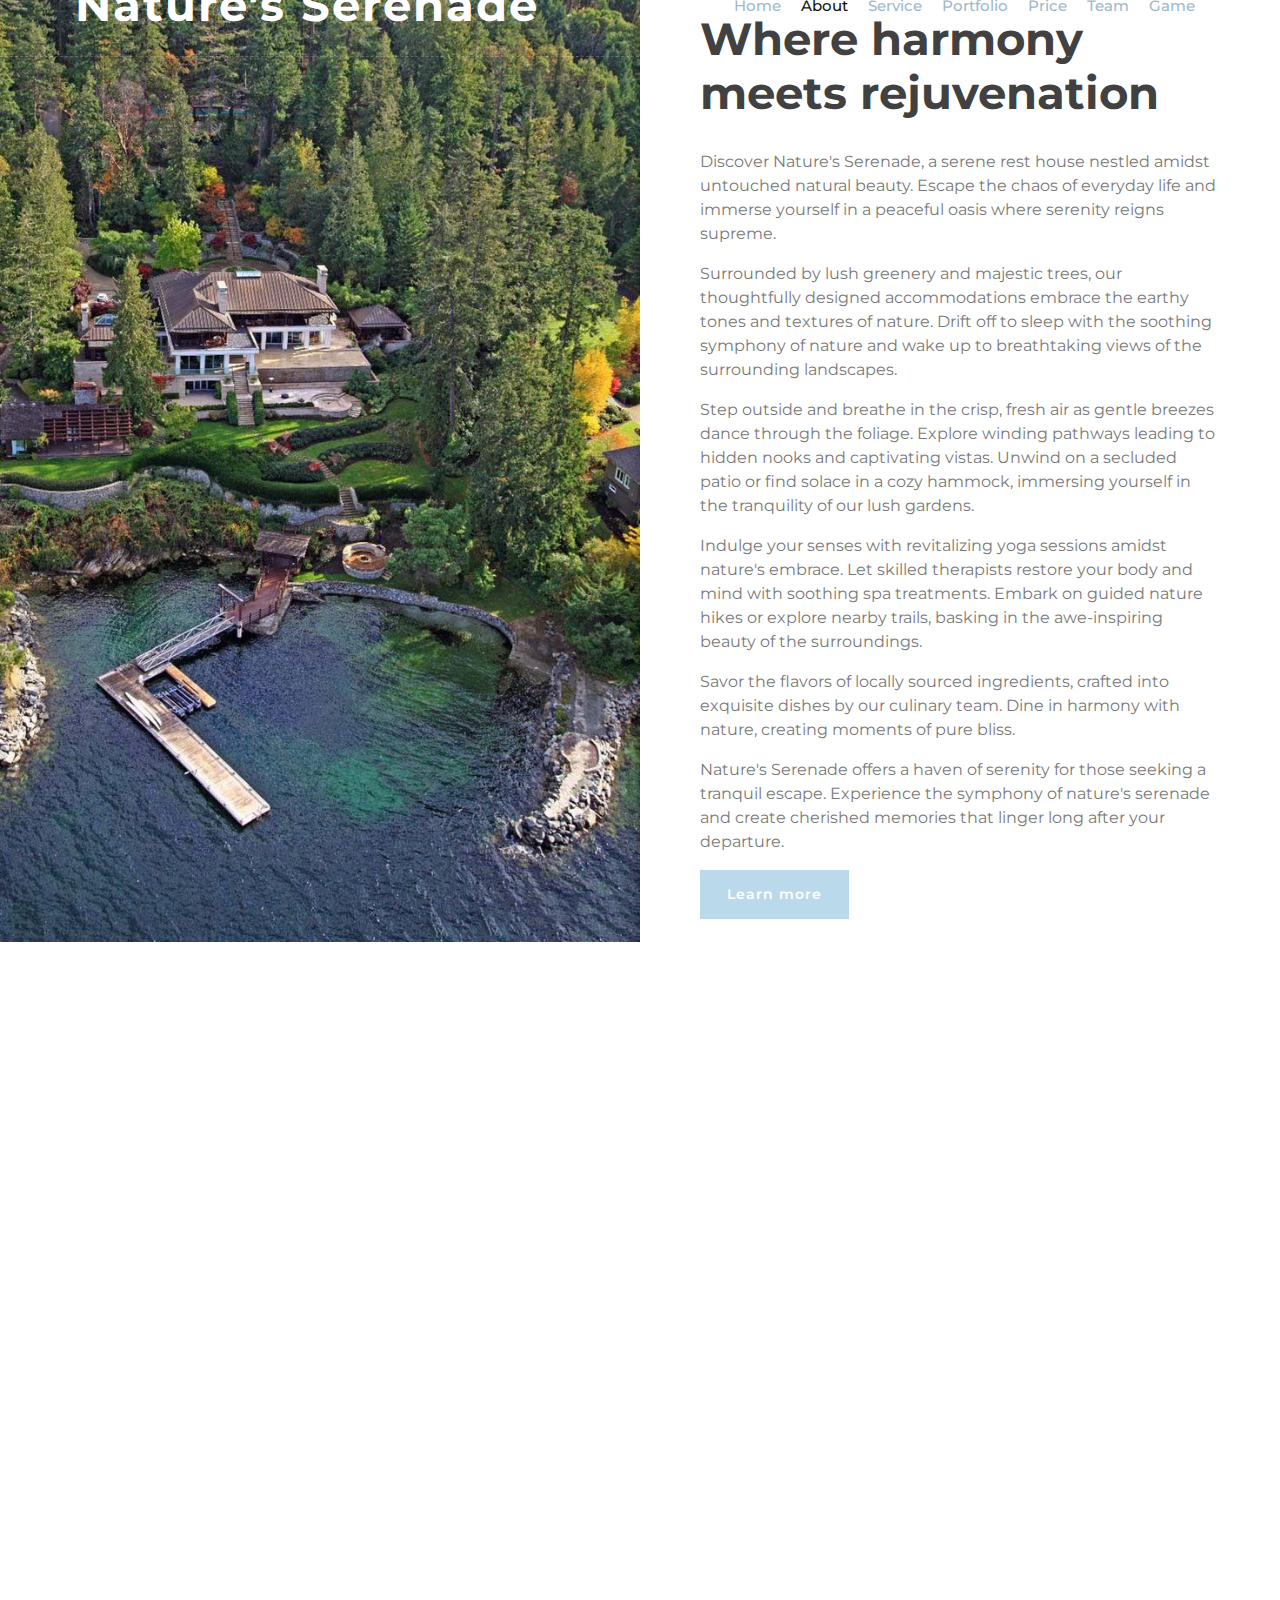
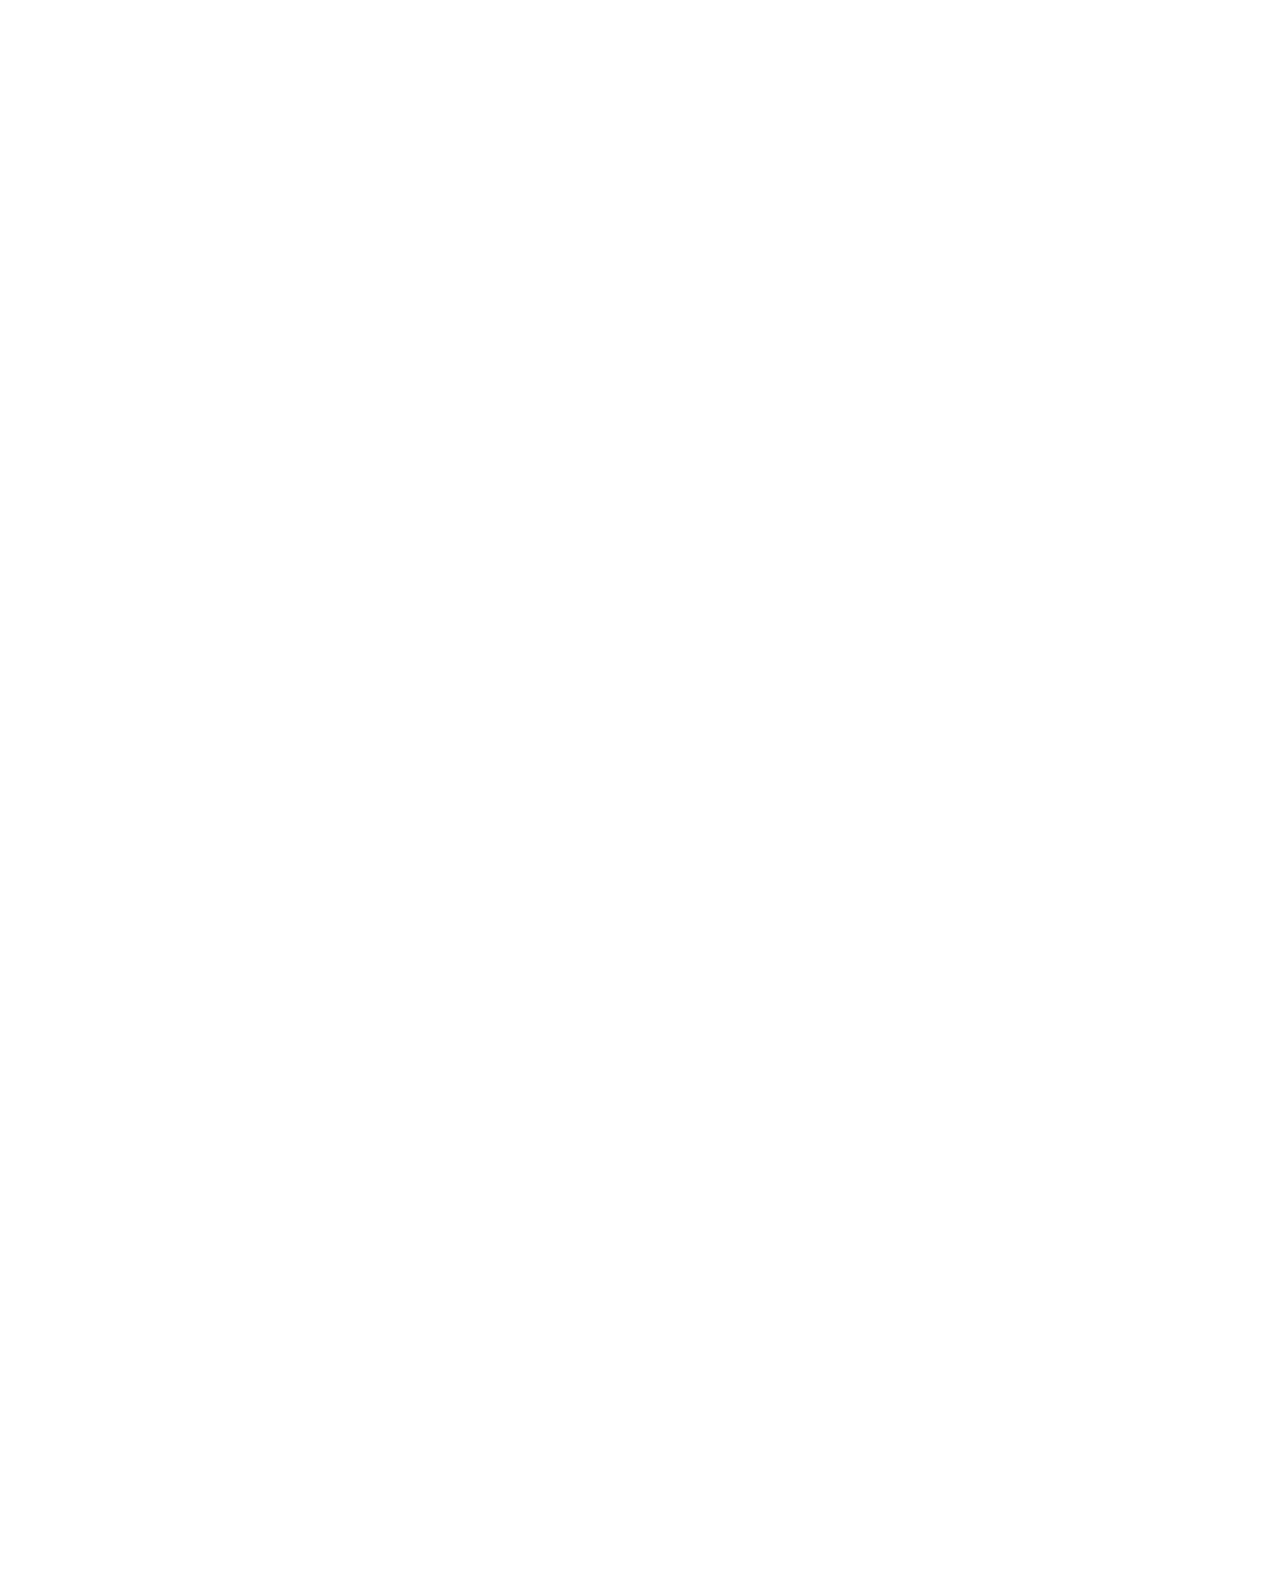
<file: index.html>
<!DOCTYPE html>
<html lang="en">
    <head>
        <meta charset="utf-8">
        <title>My Rest House</title>
        <meta content="width=device-width, initial-scale=1.0" name="viewport">
        <meta content="Free Website Template" name="keywords">
        <meta content="Free Website Template" name="description">

        <!-- Favicon -->
        <link href="img/favicon.ico" rel="icon">

        <!-- Google Font -->
        <link href="https://fonts.googleapis.com/css2?family=Montserrat:wght@300;400;500;600;700&display=swap" rel="stylesheet">

        <!-- CSS Libraries -->
        <link href="https://stackpath.bootstrapcdn.com/bootstrap/4.4.1/css/bootstrap.min.css" rel="stylesheet">
        <link href="https://cdnjs.cloudflare.com/ajax/libs/font-awesome/5.10.0/css/all.min.css" rel="stylesheet">
        <link href="lib/animate/animate.min.css" rel="stylesheet">
        <link href="lib/owlcarousel/assets/owl.carousel.min.css" rel="stylesheet">
        <link href="lib/lightbox/css/lightbox.min.css" rel="stylesheet">

        <!-- Template Stylesheet -->
        <link href="css/style.css" rel="stylesheet">
    </head>

    <body data-spy="scroll" data-target=".navbar" data-offset="51">
        <!-- Nav Bar Start -->
        <div class="navbar navbar-expand-lg bg-light navbar-light">
            <div class="container-fluid">
                <a href="index.html" class="navbar-brand">Nature's Serenade</a>
                <button type="button" class="navbar-toggler" data-toggle="collapse" data-target="#navbarCollapse">
                    <span class="navbar-toggler-icon"></span>
                </button>

                <div class="collapse navbar-collapse justify-content-between" id="navbarCollapse">
                    <div class="navbar-nav ml-auto">
                        <a href="#home" class="nav-item nav-link active">Home</a>
                        <a href="#about" class="nav-item nav-link">About</a>
                        <a href="#service" class="nav-item nav-link">Service</a>
                        <a href="portfolio.html" class="nav-item nav-link">Portfolio</a>
                        <a href="#banner" class="nav-item nav-link">Price</a>
                        <a href="members.html" class="nav-item nav-link">Team</a>
                        <a href="qwesd.html" class="nav-item nav-link">Game</a>
                    </div>
                </div>
            </div>
        </div>
        <!-- Nav Bar End -->

        <!-- About Start -->
        <div class="about wow fadeInUp" data-wow-delay="0.1s" id="about">
            <div class="container-fluid">
                <div class="row align-items-center">
                    <div class="col-lg-6">
                        <div class="about-img">
                            <img src="img/mainphoto.jpg" alt="Image">
                        </div>
                    </div>
                    <div class="col-lg-6">
                        <div class="about-content">
                            <div class="section-header text-left">
                                <p>Learn About Rest House</p>
                                <h2>Where harmony meets rejuvenation</h2>
                            </div>
                            <div class="about-text">
                                <p>
                                    Discover Nature's Serenade, a serene rest house nestled amidst untouched natural beauty. Escape the chaos of everyday life and immerse yourself in a peaceful oasis where serenity reigns supreme.</p>
                                    <p>Surrounded by lush greenery and majestic trees, our thoughtfully designed accommodations embrace the earthy tones and textures of nature. Drift off to sleep with the soothing symphony of nature and wake up to breathtaking views of the surrounding landscapes.</p>
                                    <p>Step outside and breathe in the crisp, fresh air as gentle breezes dance through the foliage. Explore winding pathways leading to hidden nooks and captivating vistas. Unwind on a secluded patio or find solace in a cozy hammock, immersing yourself in the tranquility of our lush gardens.</p>
                                    <p>Indulge your senses with revitalizing yoga sessions amidst nature's embrace. Let skilled therapists restore your body and mind with soothing spa treatments. Embark on guided nature hikes or explore nearby trails, basking in the awe-inspiring beauty of the surroundings.</p>
                                    <p>Savor the flavors of locally sourced ingredients, crafted into exquisite dishes by our culinary team. Dine in harmony with nature, creating moments of pure bliss.</p>
                                    <p>Nature's Serenade offers a haven of serenity for those seeking a tranquil escape. Experience the symphony of nature's serenade and create cherished memories that linger long after your departure.
                                </p>
                            </div>
                            <a href="#service" class="btn" href="">Learn more</a>
                        </div>
                    </div>
                </div>
            </div>
        </div>
        <!-- About End -->
        
        
        <!-- Service Start -->
        <div class="service" id="service">
            <div class="container">
                <div class="section-header text-center wow zoomIn" data-wow-delay="0.1s">
                    <p>What we do</p>
                    <h2>Awesome Quality Services</h2>
                </div>
                <div class="row">
                    <div class="col-lg-6 wow fadeInUp" data-wow-delay="0.0s">
                        <div class="service-item">
                            <div class="service-icon">
                                <i class="fa fa-star"></i>
                            </div>
                            <div class="service-text">
                                <h3>Complimentary Amenities</h3>
                                <p>
                                    We believe in providing the utmost convenience and comfort for our guests
                                </p>
                            </div>
                        </div>
                    </div>
                    <div class="col-lg-6 wow fadeInUp" data-wow-delay="0.2s">
                        <div class="service-item">
                            <div class="service-icon">
                                <i class="fa fa-laptop-code"></i>
                            </div>
                            <div class="service-text">
                                <h3>Reliable Wi-Fi and Business Facilities</h3>
                                <p>
                                    Stay connected and productive with our reliable Wi-Fi access and well-equipped business facilities
                                </p>
                            </div>
                        </div>
                    </div>
                    <div class="col-lg-6 wow fadeInUp" data-wow-delay="0.4s">
                        <div class="service-item">
                            <div class="service-icon">
                                <i class="fa fa-thumbs-up"></i>
                            </div>
                            <div class="service-text">
                                <h3>Dedicated Customer Service</h3>
                                <p>
                                    Above all, we are committed to providing exceptional customer service
                                </p>
                            </div>
                        </div>
                    </div>
                    <div class="col-lg-6 wow fadeInUp" data-wow-delay="0.6s">
                        <div class="service-item">
                            <div class="service-icon">
                                <i class="fas fa-clinic-medical"></i>
                            </div>
                            <div class="service-text">
                                <h3>Relaxing Spa and Wellness Services</h3>
                                <p>
                                    Unwind and rejuvenate your mind, body, and soul with our rejuvenating spa and wellness services
                                </p>
                            </div>
                        </div>
                    </div>
                </div>
            </div>
        </div>
        <!-- Service End -->
        
        
        <!-- Banner Start -->
        <div class="banner wow zoomIn" data-wow-delay="0.1s" id="banner">
            <div class="container">
                <div class="section-header text-center">
                    <p>Reasonable Price</p>
                    <h2>Get A <span>Special</span> Price</h2>
                </div>
                <div class="container banner-text">
                    <p>
                        Indulge in our exclusive packages that combine luxurious accommodations with unique experiences. Whether you're seeking a romantic getaway, a wellness retreat, or an adventure-filled escape, our specially curated packages offer exceptional value. Immerse yourself in extraordinary moments and create cherished memories while enjoying a special price.
                    </p>
                    <a href="#price" class="btn">Pricing Plan</a>
                </div>
            </div>
        </div>
        <!-- Banner End -->
        
        
        <!-- Price Start -->
        <div class="price" id="price">
            <div class="container">
                <div class="section-header text-center wow zoomIn" data-wow-delay="0.1s">
                    <p>Pricing Plan</p>
                    <h2>Affordable Price</h2>
                </div>
                <div class="row">
                    <div class="col-md-4 wow fadeInUp" data-wow-delay="0.5s">
                        <div class="price-item">
                            <div class="price-header">
                                <div class="price-title">
                                    <h2>Basic</h2>
                                </div>
                                <div class="price-prices">
                                    <h2><small>$</small>100-150<span>/ day</span></h2>
                                </div>
                            </div>
                            <div class="price-body">
                                <div class="price-description">
                                    <ul>
                                        <li>Bedroom, bathroom, and kitchenette/li>
                                        <li>Limited space</li>
                                        <li>Fewer amenities</li>
                                        <li>Simplicity</li>
                                        <li>Basic comforts provided</li>
                                    </ul>
                                </div>
                            </div>
                            <div class="price-footer">
                                <div class="price-action">
                                    <a class="btn" href="">Order Now</a>
                                </div>
                            </div>
                        </div>
                    </div>
                    <div class="col-md-4 wow fadeInUp" data-wow-delay="0.0s">
                        <div class="price-item featured-item">
                            <div class="price-header">
                                <div class="price-title">
                                    <h2>Mid-Range</h2>
                                </div>
                                <div class="price-prices">
                                    <h2><small>$</small>200-300<span>/ day</span></h2>
                                </div>
                            </div>
                            <div class="price-body">
                                <div class="price-description">
                                    <ul>
                                        <li>Additional bedrooms, upgraded furnishings, and a wider range of amenities</li>
                                        <li>More space</li>
                                        <li>Private pool</li>
                                        <li>Larger outdoor space</li>
                                        <li>Enhanced comfort</li>
                                    </ul>
                                </div>
                            </div>
                            <div class="price-footer">
                                <div class="price-action">
                                    <a class="btn" href="">Order Now</a>
                                </div>
                            </div>
                        </div>
                    </div>
                    <div class="col-md-4 wow fadeInUp" data-wow-delay="0.5s">
                        <div class="price-item">
                            <div class="price-header">
                                <div class="price-title">
                                    <h2>Luxury</h2>
                                </div>
                                <div class="price-prices">
                                    <h2><small>$</small>400-600<span>/ day</span></h2>
                                </div>
                            </div>
                            <div class="price-body">
                                <div class="price-description">
                                    <ul>
                                        <li>High-end features</li>
                                        <li>Multiple bedrooms with en-suite bathrooms, spacious living areas</li>
                                        <li>State-of-the-art entertainment systems</li>
                                        <li>Luxurious furnishings</li>
                                        <li>Superior quality</li>
                                    </ul>
                                </div>
                            </div>
                            <div class="price-footer">
                                <div class="price-action">
                                    <a class="btn" href="">Order Now</a>
                                </div>
                            </div>
                        </div>
                    </div>
                </div>
            </div>
        </div>
        <!-- Price End -->


        <!-- Footer Start -->
        <div class="footer wow fadeIn" data-wow-delay="0.3s">
            <div class="container-fluid">
                <div class="container">
                    <div class="footer-info">
                        <h3>Alatau, Almaty, Kazakhstan</h3>
                        <div class="footer-menu">
                            <p>+7 777 888 77 88</p>
                            <p>zonaotdyha@gmail.com</p>
                        </div>
                        <div class="footer-social">
                            <a href=""><i class="fab fa-twitter"></i></a>
                            <a href=""><i class="fab fa-facebook-f"></i></a>
                            <a href=""><i class="fab fa-youtube"></i></a>
                            <a href=""><i class="fab fa-instagram"></i></a>
                            <a href=""><i class="fab fa-linkedin-in"></i></a>
                        </div>
                    </div>
                </div>
            </div>
        </div>
        <!-- Footer End -->
        
        
        <!-- Back to top button -->
        <a href="#" class="btn back-to-top"><i class="fa fa-chevron-up"></i></a>
        
        
        <!-- Pre Loader -->
        <div id="loader" class="show">
            <div class="loader"></div>
        </div>

        
        <!-- JavaScript Libraries -->
        <script src="https://code.jquery.com/jquery-3.4.1.min.js"></script>
        <script src="https://stackpath.bootstrapcdn.com/bootstrap/4.4.1/js/bootstrap.bundle.min.js"></script>
        <script src="lib/easing/easing.min.js"></script>
        <script src="lib/wow/wow.min.js"></script>
        <script src="lib/waypoints/waypoints.min.js"></script>
        <script src="lib/typed/typed.min.js"></script>
        <script src="lib/owlcarousel/owl.carousel.min.js"></script>
        <script src="lib/isotope/isotope.pkgd.min.js"></script>
        <script src="lib/lightbox/js/lightbox.min.js"></script>
        
        <!-- Contact Javascript File -->
        <script src="mail/jqBootstrapValidation.min.js"></script>
        <script src="mail/contact.js"></script>

        <!-- Template Javascript -->
        <script src="js/main.js"></script>
    </body>
</html>
</file>
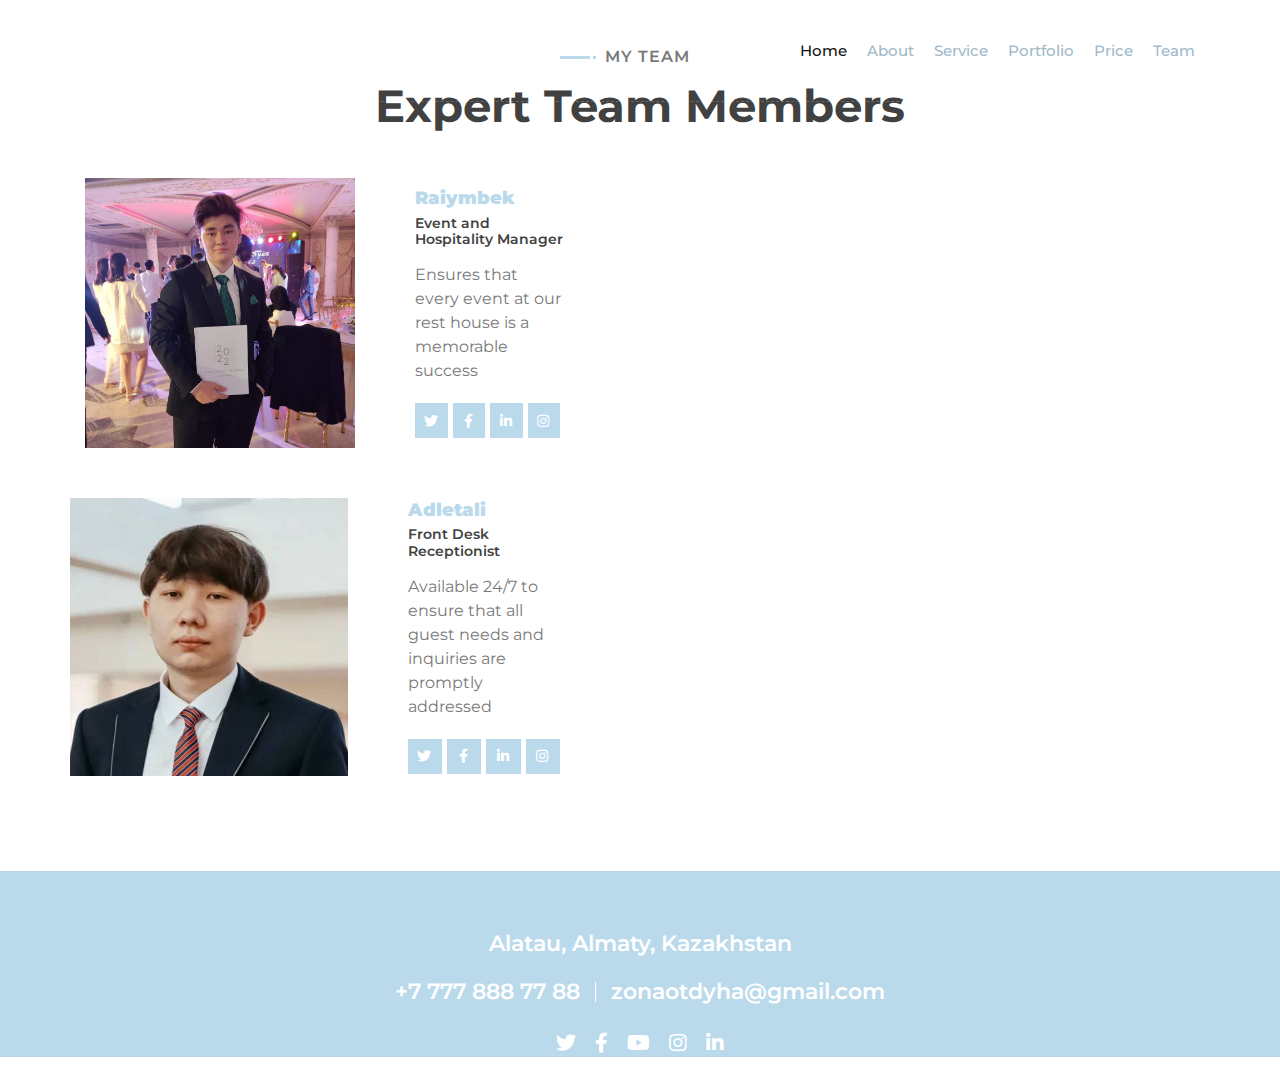
<file: members.html>
<!DOCTYPE html>
<html lang="en">
    <head>
        <meta charset="utf-8">
        <title>My Rest House</title>
        <meta content="width=device-width, initial-scale=1.0" name="viewport">
        <meta content="Free Website Template" name="keywords">
        <meta content="Free Website Template" name="description">

        <!-- Favicon -->
        <link href="img/favicon.ico" rel="icon">

        <!-- Google Font -->
        <link href="https://fonts.googleapis.com/css2?family=Montserrat:wght@300;400;500;600;700&display=swap" rel="stylesheet">

        <!-- CSS Libraries -->
        <link href="https://stackpath.bootstrapcdn.com/bootstrap/4.4.1/css/bootstrap.min.css" rel="stylesheet">
        <link href="https://cdnjs.cloudflare.com/ajax/libs/font-awesome/5.10.0/css/all.min.css" rel="stylesheet">
        <link href="lib/animate/animate.min.css" rel="stylesheet">
        <link href="lib/owlcarousel/assets/owl.carousel.min.css" rel="stylesheet">
        <link href="lib/lightbox/css/lightbox.min.css" rel="stylesheet">

        <!-- Template Stylesheet -->
        <link href="css/style.css" rel="stylesheet">
    </head>

    <body data-spy="scroll" data-target=".navbar" data-offset="51">
        <!-- Nav Bar Start -->
        <div class="navbar navbar-expand-lg bg-light navbar-light">
            <div class="container-fluid">
                <a href="index.html" class="navbar-brand">Nature's Serenade</a>
                <button type="button" class="navbar-toggler" data-toggle="collapse" data-target="#navbarCollapse">
                    <span class="navbar-toggler-icon"></span>
                </button>

                <div class="collapse navbar-collapse justify-content-between" id="navbarCollapse">
                    <div class="navbar-nav ml-auto">
                        <a href="index.html" class="nav-item nav-link active">Home</a>
                        <a href="index.html" class="nav-item nav-link">About</a>
                        <a href="index.html" class="nav-item nav-link">Service</a>
                        <a href="portfolio.html" class="nav-item nav-link">Portfolio</a>
                        <a href="index.html" class="nav-item nav-link">Price</a>
                        <a href="#" class="nav-item nav-link">Team</a>
                    </div>
                </div>
            </div>
        </div>
        <!-- Nav Bar End -->
        <!-- Team Start -->
        <div class="team" id="team">
            <div class="container">
                <div class="section-header text-center wow zoomIn" data-wow-delay="0.1s">
                    <p>My Team</p>
                    <h2>Expert Team Members</h2>
                </div>
                <div class="row">
                    <div class="col-lg-6 wow fadeInUp" data-wow-delay="0.0s">
                        <div class="team-item">
                            <div class="team-img">
                                <img src="img/Raiym.jpg" alt="Image">
                            </div>
                            <div class="team-text">
                                <h2>Raiymbek</h2>
                                <h4>Event and Hospitality Manager</h4>
                                <p>
                                    Ensures that every event at our rest house is a memorable success
                                </p>
                                <div class="team-social">
                                    <a class="btn" href=""><i class="fab fa-twitter"></i></a>
                                    <a class="btn" href=""><i class="fab fa-facebook-f"></i></a>
                                    <a class="btn" href=""><i class="fab fa-linkedin-in"></i></a>
                                    <a class="btn" href=""><i class="fab fa-instagram"></i></a>
                                </div>
                            </div>
                        </div>
                    </div>
                    <div class="row">
                        <div class="col-lg-6 wow fadeInUp" data-wow-delay="0.2s">
                            <div class="team-item">
                                <div class="team-img">
                                    <img src="img/Adlet.jpg" alt="Image">
                                </div>
                                <div class="team-text">
                                    <h2>Adletali</h2>
                                    <h4>Front Desk Receptionist</h4>
                                    <p>
                                        Available 24/7 to ensure that all guest needs and inquiries are promptly addressed
                                    </p>
                                    <div class="team-social">
                                        <a class="btn" href=""><i class="fab fa-twitter"></i></a>
                                        <a class="btn" href=""><i class="fab fa-facebook-f"></i></a>
                                        <a class="btn" href=""><i class="fab fa-linkedin-in"></i></a>
                                        <a class="btn" href=""><i class="fab fa-instagram"></i></a>
                                    </div>
                                </div>
                            </div>
                        </div>
                </div>
            </div>
        </div>
        <!-- Team End -->
                <!-- Footer Start -->
                <div class="footer wow fadeIn" data-wow-delay="0.3s">
                    <div class="container-fluid">
                        <div class="container">
                            <div class="footer-info">
                                <h3>Alatau, Almaty, Kazakhstan</h3>
                                <div class="footer-menu">
                                    <p>+7 777 888 77 88</p>
                                    <p>zonaotdyha@gmail.com</p>
                                </div>
                                <div class="footer-social">
                                    <a href=""><i class="fab fa-twitter"></i></a>
                                    <a href=""><i class="fab fa-facebook-f"></i></a>
                                    <a href=""><i class="fab fa-youtube"></i></a>
                                    <a href=""><i class="fab fa-instagram"></i></a>
                                    <a href=""><i class="fab fa-linkedin-in"></i></a>
                                </div>
                            </div>
                        </div>
                    </div>
                </div>
                <!-- Footer End -->
                
                
                <!-- Back to top button -->
                <a href="#" class="btn back-to-top"><i class="fa fa-chevron-up"></i></a>
                
                
                <!-- Pre Loader -->
                <div id="loader" class="show">
                    <div class="loader"></div>
                </div>
        
                
                <!-- JavaScript Libraries -->
                <script src="https://code.jquery.com/jquery-3.4.1.min.js"></script>
                <script src="https://stackpath.bootstrapcdn.com/bootstrap/4.4.1/js/bootstrap.bundle.min.js"></script>
                <script src="lib/easing/easing.min.js"></script>
                <script src="lib/wow/wow.min.js"></script>
                <script src="lib/waypoints/waypoints.min.js"></script>
                <script src="lib/typed/typed.min.js"></script>
                <script src="lib/owlcarousel/owl.carousel.min.js"></script>
                <script src="lib/isotope/isotope.pkgd.min.js"></script>
                <script src="lib/lightbox/js/lightbox.min.js"></script>
                
                <!-- Contact Javascript File -->
                <script src="mail/jqBootstrapValidation.min.js"></script>
                <script src="mail/contact.js"></script>
        
                <!-- Template Javascript -->
                <script src="js/main.js"></script>
            </body>
        </html>
</file>
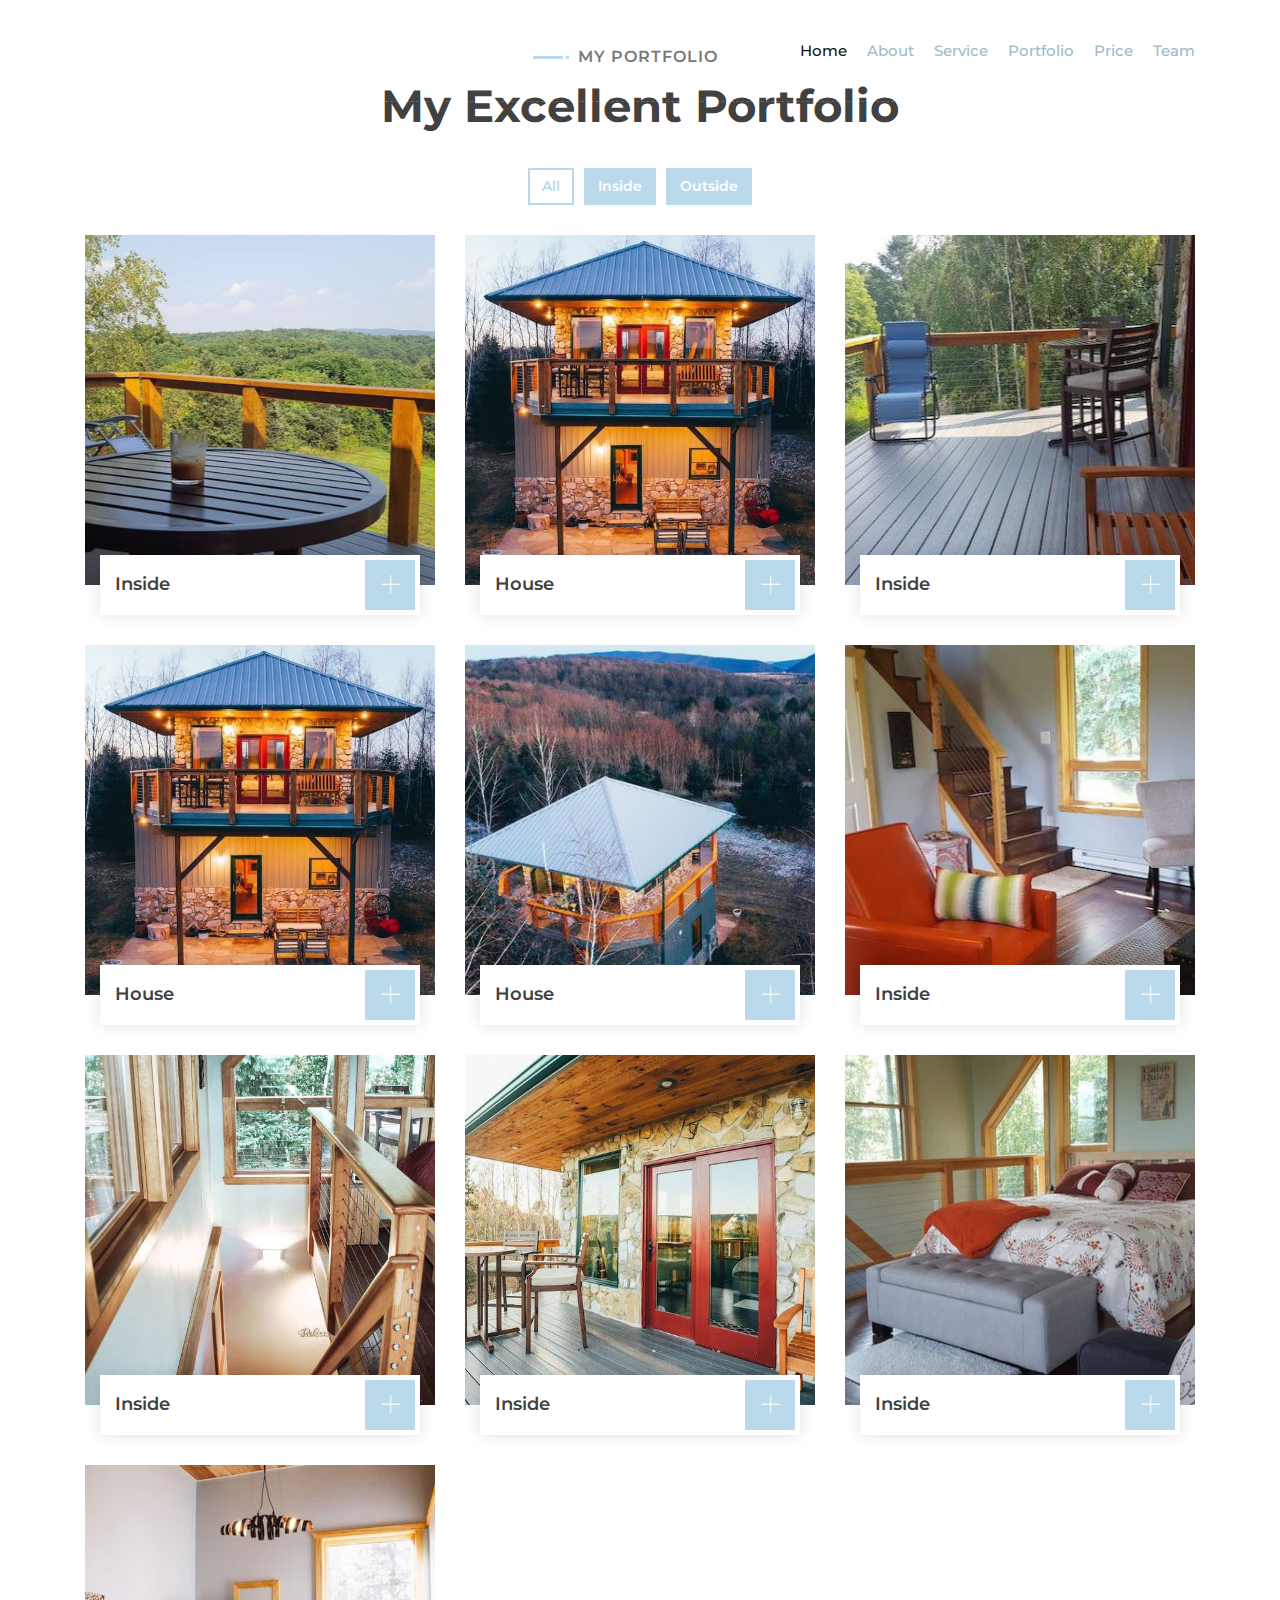
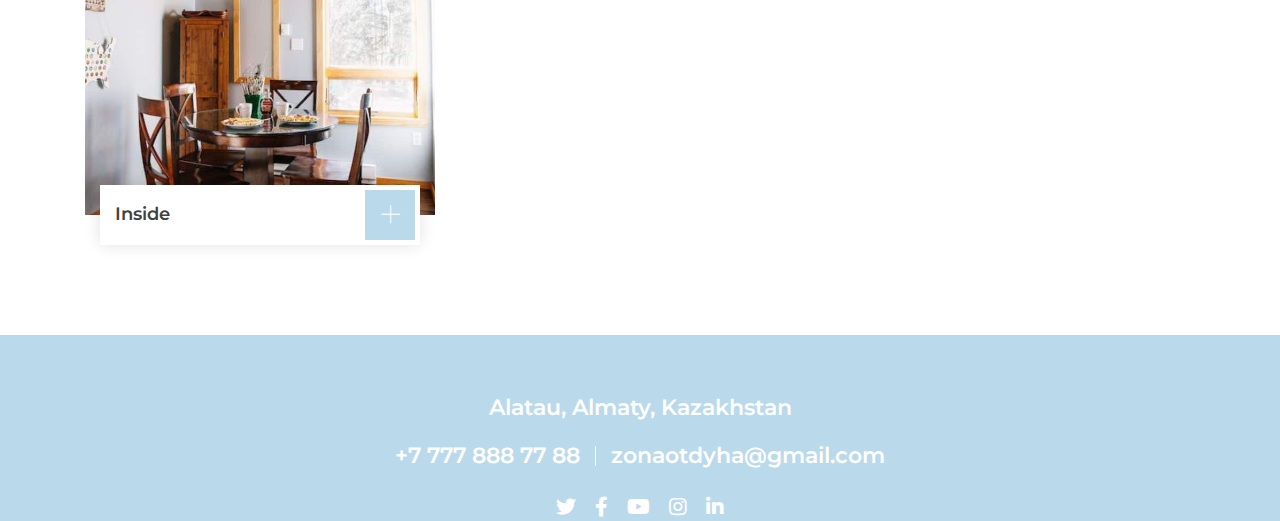
<file: portfolio.html>
<!DOCTYPE html>
<html lang="en">
    <head>
        <meta charset="utf-8">
        <title>My Rest House</title>
        <meta content="width=device-width, initial-scale=1.0" name="viewport">
        <meta content="Free Website Template" name="keywords">
        <meta content="Free Website Template" name="description">

        <!-- Favicon -->
        <link href="img/favicon.ico" rel="icon">

        <!-- Google Font -->
        <link href="https://fonts.googleapis.com/css2?family=Montserrat:wght@300;400;500;600;700&display=swap" rel="stylesheet">

        <!-- CSS Libraries -->
        <link href="https://stackpath.bootstrapcdn.com/bootstrap/4.4.1/css/bootstrap.min.css" rel="stylesheet">
        <link href="https://cdnjs.cloudflare.com/ajax/libs/font-awesome/5.10.0/css/all.min.css" rel="stylesheet">
        <link href="lib/animate/animate.min.css" rel="stylesheet">
        <link href="lib/owlcarousel/assets/owl.carousel.min.css" rel="stylesheet">
        <link href="lib/lightbox/css/lightbox.min.css" rel="stylesheet">

        <!-- Template Stylesheet -->
        <link href="css/style.css" rel="stylesheet">
    </head>

    <body data-spy="scroll" data-target=".navbar" data-offset="51">
        <!-- Nav Bar Start -->
        <div class="navbar navbar-expand-lg bg-light navbar-light">
            <div class="container-fluid">
                <a href="index.html" class="navbar-brand">Nature's Serenade</a>
                <button type="button" class="navbar-toggler" data-toggle="collapse" data-target="#navbarCollapse">
                    <span class="navbar-toggler-icon"></span>
                </button>

                <div class="collapse navbar-collapse justify-content-between" id="navbarCollapse">
                    <div class="navbar-nav ml-auto">
                        <a href="index.html" class="nav-item nav-link active">Home</a>
                        <a href="index.html" class="nav-item nav-link">About</a>
                        <a href="index.html" class="nav-item nav-link">Service</a>
                        <a href="#" class="nav-item nav-link">Portfolio</a>
                        <a href="index.html" class="nav-item nav-link">Price</a>
                        <a href="members.html" class="nav-item nav-link">Team</a>
                    </div>
                </div>
            </div>
        </div>

                <!-- Portfolio Start -->
                <div class="portfolio" id="portfolio">
                    <div class="container">
                        <div class="section-header text-center wow zoomIn" data-wow-delay="0.1s">
                            <p>My Portfolio</p>
                            <h2>My Excellent Portfolio</h2>
                        </div>
                        <div class="row">
                            <div class="col-12">
                                <ul id="portfolio-filter">
                                    <li data-filter="*" class="filter-active">All</li>
                                    <li data-filter=".filter-1">Inside</li>
                                    <li data-filter=".filter-2">Outside</li>
                                </ul>
                            </div>
                        </div>
                        <div class="row portfolio-container">
                            <div class="col-lg-4 col-md-6 col-sm-12 portfolio-item filter-1 wow fadeInUp" data-wow-delay="0.0s">
                                <div class="portfolio-wrap">
                                    <div class="portfolio-img">
                                        <img src="img/in1.jpg" alt="Image">
                                    </div>
                                    <div class="portfolio-text">
                                        <h3>Inside</h3>
                                        <a class="btn" href="img/in1.jpg" data-lightbox="portfolio">+</a>
                                    </div>
                                </div>
                            </div>
                            <div class="col-lg-4 col-md-6 col-sm-12 portfolio-item filter-2 wow fadeInUp" data-wow-delay="0.2s">
                                <div class="portfolio-wrap">
                                    <div class="portfolio-img">
                                        <img src="img/out1.jpg" alt="Image">
                                    </div>
                                    <div class="portfolio-text">
                                        <h3>House</h3>
                                        <a class="btn" href="img/out1.jpg" data-lightbox="portfolio">+</a>
                                    </div>
                                </div>
                            </div>
                            <div class="col-lg-4 col-md-6 col-sm-12 portfolio-item filter-1 wow fadeInUp" data-wow-delay="0.4s">
                                <div class="portfolio-wrap">
                                    <div class="portfolio-img">
                                        <img src="img/in2.jpg" alt="Image">
                                    </div>
                                    <div class="portfolio-text">
                                        <h3>Inside</h3>
                                        <a class="btn" href="img/in2.jpg" data-lightbox="portfolio">+</a>
                                    </div>
                                </div>
                            </div>
                            <div class="col-lg-4 col-md-6 col-sm-12 portfolio-item filter-2 wow fadeInUp" data-wow-delay="0.6s">
                                <div class="portfolio-wrap">
                                    <div class="portfolio-img">
                                        <img src="img/out1.jpg" alt="Image">
                                    </div>
                                    <div class="portfolio-text">
                                        <h3>House</h3>
                                        <a class="btn" href="img/out1.jpg" data-lightbox="portfolio">+</a>
                                    </div>
                                </div>
                            </div>
                            <div class="col-lg-4 col-md-6 col-sm-12 portfolio-item filter-2 wow fadeInUp" data-wow-delay="0.8s">
                                <div class="portfolio-wrap">
                                    <div class="portfolio-img">
                                        <img src="img/out3.jpg" alt="Image">
                                    </div>
                                    <div class="portfolio-text">
                                        <h3>House</h3>
                                        <a class="btn" href="img/out3.jpg" data-lightbox="portfolio">+</a>
                                    </div>
                                </div>
                            </div>
                            <div class="col-lg-4 col-md-6 col-sm-12 portfolio-item filter-1 wow fadeInUp" data-wow-delay="1.0s">
                                <div class="portfolio-wrap">
                                    <div class="portfolio-img">
                                        <img src="img/in3.jpg" alt="Image">
                                    </div>
                                    <div class="portfolio-text">
                                        <h3>Inside</h3>
                                        <a class="btn" href="img/in3.jpg" data-lightbox="portfolio">+</a>
                                    </div>
                                </div>
                            </div>
                            <div class="col-lg-4 col-md-6 col-sm-12 portfolio-item filter-1 wow fadeInUp" data-wow-delay="1.2s">
                                <div class="portfolio-wrap">
                                    <div class="portfolio-img">
                                        <img src="img/in4.jpg" alt="Image">
                                    </div>
                                    <div class="portfolio-text">
                                        <h3>Inside</h3>
                                        <a class="btn" href="img/in4.jpg" data-lightbox="portfolio">+</a>
                                    </div>
                                </div>
                            </div>
                            <div class="col-lg-4 col-md-6 col-sm-12 portfolio-item filter-2 wow fadeInUp" data-wow-delay="1.4s">
                                <div class="portfolio-wrap">
                                    <div class="portfolio-img">
                                        <img src="img/out4.jpg" alt="Image">
                                    </div>
                                    <div class="portfolio-text">
                                        <h3>Inside</h3>
                                        <a class="btn" href="img/out4.jpg" data-lightbox="portfolio">+</a>
                                    </div>
                                </div>
                            </div>
                            <div class="col-lg-4 col-md-6 col-sm-12 portfolio-item filter-1 wow fadeInUp" data-wow-delay="1.8s">
                                <div class="portfolio-wrap">
                                    <div class="portfolio-img">
                                        <img src="img/in5.jpg" alt="Image">
                                    </div>
                                    <div class="portfolio-text">
                                        <h3>Inside</h3>
                                        <a class="btn" href="img/in5.jpg" data-lightbox="portfolio">+</a>
                                    </div>
                                </div>
                            </div>
                            <div class="col-lg-4 col-md-6 col-sm-12 portfolio-item filter-1 wow fadeInUp" data-wow-delay="2.0s">
                                <div class="portfolio-wrap">
                                    <div class="portfolio-img">
                                        <img src="img/in6.jpg" alt="Image">
                                    </div>
                                    <div class="portfolio-text">
                                        <h3>Inside</h3>
                                        <a class="btn" href="img/in6.jpg" data-lightbox="portfolio">+</a>
                                    </div>
                                </div>
                            </div>
                        </div>
                    </div>
                </div>
                <!-- Portfolio End -->

                <!-- Footer Start -->
                <div class="footer wow fadeIn" data-wow-delay="0.3s">
                    <div class="container-fluid">
                        <div class="container">
                            <div class="footer-info">
                                <h3>Alatau, Almaty, Kazakhstan</h3>
                                <div class="footer-menu">
                                    <p>+7 777 888 77 88</p>
                                    <p>zonaotdyha@gmail.com</p>
                                </div>
                                <div class="footer-social">
                                    <a href=""><i class="fab fa-twitter"></i></a>
                                    <a href=""><i class="fab fa-facebook-f"></i></a>
                                    <a href=""><i class="fab fa-youtube"></i></a>
                                    <a href=""><i class="fab fa-instagram"></i></a>
                                    <a href=""><i class="fab fa-linkedin-in"></i></a>
                                </div>
                            </div>
                        </div>
                    </div>
                </div>
                <!-- Footer End -->
    </body>
</html>
        <!-- Nav Bar End -->
</file>
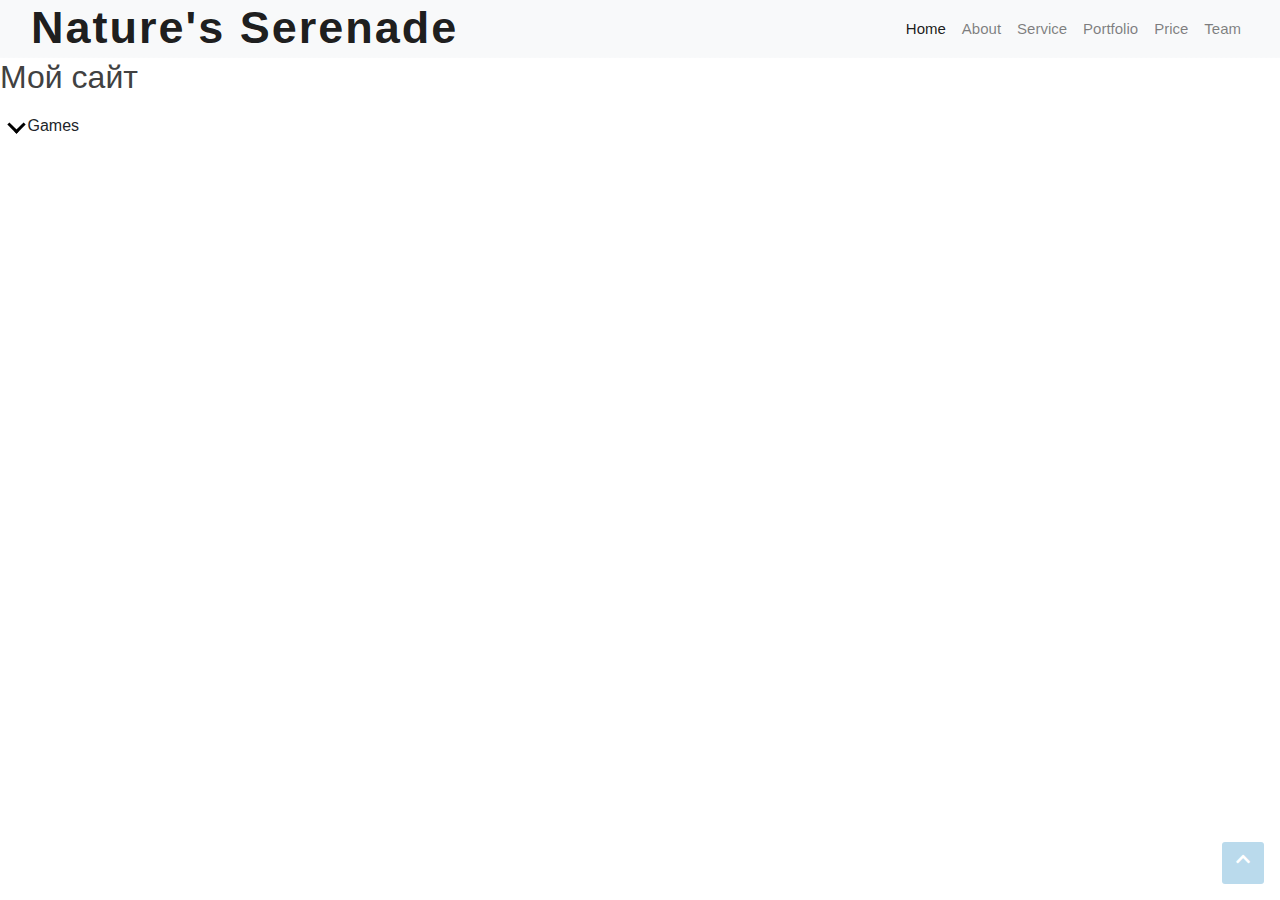
<file: qwesd.html>
<!DOCTYPE html>
<html>
<head>
    <title>Мини-игра</title>
    <style>
        .game-container {
            display: none;
            position: fixed;
            top: 50%;
            left: 50%;
            transform: translate(-50%, -50%);
            width: 600px;
            height: 600px;
            background-color: #f1f1f1;
            border: 1px solid #ccc;
            padding: 20px;
        }
        
        .game-container h2 {
            text-align: center;
        }
        
        .arrow {
            display: inline-block;
            cursor: pointer;
            border: solid black;
            border-width: 0 3px 3px 0;
            padding: 5px;
            transform: rotate(45deg);
        }
        
        .games-link {
            display: inline-block;
            cursor: pointer;
            margin: 10px;
        }
        
        #game-container {
            position: relative;
            width: 500px;
            height: 400px;
            margin: 0 auto;
            overflow: hidden;
            border: 1px solid #ccc;
        }
        
        .circle {
            position: absolute;
            border-radius: 50%;
            cursor: pointer;
            animation: moveCircle 5s linear infinite;
        }
        
        .small {
            width: 30px;
            height: 30px;
            background-color: #f44336;
        }
        
        .medium {
            width: 60px;
            height: 60px;
            background-color: #2196f3;
        }
        
        .large {
            width: 90px;
            height: 90px;
            background-color: #4caf50;
        }

        #score {
            text-align: center;
            font-size: 24px;
            margin-top: 10px;
        }

        @keyframes moveCircle {
            0% {
                transform: translate(0, 0);
            }
            50% {
                transform: translate(500px, 300px);
            }
            100% {
                transform: translate(0, 0);
            }
        }
    </style>
    <link href="css/style.css" rel="stylesheet">
    <meta content="width=device-width, initial-scale=1.0" name="viewport">
        <meta content="Free Website Template" name="keywords">
        <meta content="Free Website Template" name="description">

        <!-- Favicon -->
        <link href="img/favicon.ico" rel="icon">

        <!-- Google Font -->
        <link href="https://fonts.googleapis.com/css2?family=Montserrat:wght@300;400;500;600;700&display=swap" rel="stylesheet">

        <!-- CSS Libraries -->
        <link href="https://stackpath.bootstrapcdn.com/bootstrap/4.4.1/css/bootstrap.min.css" rel="stylesheet">
        <link href="https://cdnjs.cloudflare.com/ajax/libs/font-awesome/5.10.0/css/all.min.css" rel="stylesheet">
        <link href="lib/animate/animate.min.css" rel="stylesheet">
        <link href="lib/owlcarousel/assets/owl.carousel.min.css" rel="stylesheet">
        <link href="lib/lightbox/css/lightbox.min.css" rel="stylesheet">
</head>
<body>
    <div class="navbar navbar-expand-lg bg-light navbar-light">
        <div class="container-fluid">
            <a href="index.html" class="navbar-brand">Nature's Serenade</a>
            <button type="button" class="navbar-toggler" data-toggle="collapse" data-target="#navbarCollapse">
                <span class="navbar-toggler-icon"></span>
            </button>

            <div class="collapse navbar-collapse justify-content-between" id="navbarCollapse">
                <div class="navbar-nav ml-auto">
                    <a href="#home" class="nav-item nav-link active">Home</a>
                    <a href="#about" class="nav-item nav-link">About</a>
                    <a href="#service" class="nav-item nav-link">Service</a>
                    <a href="portfolio.html" class="nav-item nav-link">Portfolio</a>
                    <a href="#banner" class="nav-item nav-link">Price</a>
                    <a href="members.html" class="nav-item nav-link">Team</a>
                </div>
            </div>
        </div>
    </div>
    <h2>Мой сайт</h2>
    <div class="games-link">
        <span class="arrow"></span>
        <span>Games</span>
    </div>
    <div class="game-container">
        <h2>Мини-игра</h2>
        <div id="game-container"></div>
        <div id="score">Счет: 0</div>
        <audio id="pop-sound" src="pop.mp3"></audio>
    </div>
    <script>
        // JavaScript код
        var gameContainer = document.getElementById('game-container');
        var scoreElement = document.getElementById('score');
        var popSound = document.getElementById('pop-sound');
        var score = 0;

        // Создание круга
        function createCircle() {
            var circle = document.createElement('div');
            var sizes = ['small', 'medium', 'large'];
            var size = sizes[Math.floor(Math.random() * sizes.length)];

            circle.classList.add('circle', size);
            circle.style.top = Math.random() * (gameContainer.offsetHeight - circle.offsetHeight) + 'px';
            circle.style.left = Math.random() * (gameContainer.offsetWidth - circle.offsetWidth) + 'px';

            circle.addEventListener('click', function() {
                score++;
                scoreElement.textContent = 'Счет: ' + score;
                popSound.currentTime = 0;
                popSound.play();
                circle.style.animation = 'pop 0.3s forwards';
                setTimeout(function() {
                    gameContainer.removeChild(circle);
                }, 300);
            });

            gameContainer.appendChild(circle);
        }

        // Генерация движущихся кругов
        setInterval(createCircle, 1000);

        document.querySelector('.games-link').addEventListener('click', function() {
            document.querySelector('.game-container').style.display = 'block';
        });
    </script>
    <style>
        @keyframes pop {
            0% {
                transform: scale(1);
                opacity: 1;
            }
            100% {
                transform: scale(0);
                opacity: 0;
            }
        }
    </style>

<!-- Back to top button -->
<a href="#" class="btn back-to-top"><i class="fa fa-chevron-up"></i></a>


<!-- Pre Loader -->
<div id="loader" class="show">
    <div class="loader"></div>
</div>


<!-- JavaScript Libraries -->
<script src="https://code.jquery.com/jquery-3.4.1.min.js"></script>
<script src="https://stackpath.bootstrapcdn.com/bootstrap/4.4.1/js/bootstrap.bundle.min.js"></script>
<script src="lib/easing/easing.min.js"></script>
<script src="lib/wow/wow.min.js"></script>
<script src="lib/waypoints/waypoints.min.js"></script>
<script src="lib/typed/typed.min.js"></script>
<script src="lib/owlcarousel/owl.carousel.min.js"></script>
<script src="lib/isotope/isotope.pkgd.min.js"></script>
<script src="lib/lightbox/js/lightbox.min.js"></script>

<!-- Contact Javascript File -->
<script src="mail/jqBootstrapValidation.min.js"></script>
<script src="mail/contact.js"></script>

<!-- Template Javascript -->
<script src="js/main.js"></script>
</body>
</html>
</file>
<file: css/style.css>
/*******************************/
/********* General CSS *********/
/*******************************/
body {
    color: #797979;
    background: #ffffff;
    font-family: 'Montserrat', sans-serif;
}

h1,
h2, 
h3, 
h4,
h5, 
h6 {
    color: #414141;
}

a {
    color: #313131;
    transition: .3s;
}

a:hover,
a:active,
a:focus {
    color: #BADAEC;
    outline: none;
    text-decoration: none;
}

.btn:focus,
.form-control:focus {
    box-shadow: none;
}

.container-fluid {
    max-width: 1366px;
}

.btn {
    padding: 12px 25px;
    font-size: 14px;
    font-weight: 600;
    letter-spacing: 1px;
    color: #FFF;
    background: #BADAEC;
    border: 2px solid transparent;
    border-radius: 0;
    box-shadow: inset 0 0 0 50px #BADAEC;
    transition: ease-out 0.3s;
    -webkit-transition: ease-out 0.3s;
    -moz-transition: ease-out 0.3s;
}

.btn:hover {
    color: #BADAEC;
    background: transparent;
    box-shadow: inset 0 0 0 0 #BADAEC;
    border-color: #BADAEC;
}

#loader {
    position: fixed;
    top: 0;
    right: 0;
    bottom: 0;
    left: 0;
    display: flex;
    align-items: center;
    justify-content: center;
    background: #ffffff;
    opacity: 0;
    visibility: hidden;
    -webkit-transition: opacity .3s ease-out, visibility 0s linear .3s;
    -o-transition: opacity .3s ease-out, visibility 0s linear .3s;
    transition: opacity .3s ease-out, visibility 0s linear .3s;
    z-index: 999;
}

#loader.show {
    -webkit-transition: opacity .6s ease-out, visibility 0s linear 0s;
    -o-transition: opacity .6s ease-out, visibility 0s linear 0s;
    transition: opacity .6s ease-out, visibility 0s linear 0s;
    visibility: visible;
    opacity: 1;
}

#loader .loader {
    position: relative;
    width: 45px;
    height: 45px;
    border: 5px solid #dddddd;
    border-top: 5px solid #BADAEC;
    border-radius: 50%;
    -webkit-animation: spin 2s linear infinite;
    animation: spin 2s linear infinite;
}

@-webkit-keyframes spin {
    0% { -webkit-transform: rotate(0deg); }
    100% { -webkit-transform: rotate(360deg); }
}

@keyframes spin {
    0% { transform: rotate(0deg); }
    100% { transform: rotate(360deg); }
}

.back-to-top {
    position: fixed;
    display: none;
    width: 44px;
    height: 44px;
    padding: 8px 0;
    text-align: center;
    line-height: 1;
    font-size: 22px;
    right: 15px;
    bottom: 15px;
    z-index: 9;
}

.back-to-top i {
    color: #ffffff;
}

.back-to-top:hover i {
    color: #414141;
}


/**********************************/
/*********** Nav Bar CSS **********/
/**********************************/
.navbar {
    position: relative;
    transition: .5s;
    z-index: 999;
}

.navbar.nav-sticky {
    position: fixed;
    top: 0;
    width: 100%;
    box-shadow: 0 2px 5px rgba(0, 0, 0, .3);
}

.navbar .navbar-brand {
    margin: 0;
    font-size: 45px;
    line-height: 0px;
    font-weight: 700;
    letter-spacing: 2px;
    transition: .5s;
    
}

.navbar .navbar-brand img {
    max-width: 100%;
    max-height: 40px;
}

.navbar .dropdown-menu {
    margin-top: 0;
    border: 0;
    border-radius: 0;
    background: #f8f9fa;
}

@media (min-width: 992px) {
    .navbar {
        position: absolute;
        width: 100%;
        padding: 30px 60px;
        background: transparent !important;
        border-bottom: 1px dashed rgba(256, 256, 256, .2);
        z-index: 9;
    }
    
    .navbar.nav-sticky {
        padding: 10px 60px;
        background: #ffffff !important;
    }
    
    .navbar .navbar-brand {
        color: #fff;
    }
    
    .navbar.nav-sticky .navbar-brand {
        color: #BADAEC;
    }

    .navbar-light .navbar-nav .nav-link,
    .navbar-light .navbar-nav .nav-link:focus {
        padding: 10px 10px 8px 10px;
        color: #9eb9c9;
        font-size: 15px;
        font-weight: 500;
    }
    
    .navbar-light.nav-sticky .navbar-nav .nav-link,
    .navbar-light.nav-sticky .navbar-nav .nav-link:focus {
        color: #414141;
    }

    .navbar-light .navbar-nav .nav-link:hover,
    .navbar-light .navbar-nav .nav-link.active {
        color: #111111;
    }
    
    .navbar-light.nav-sticky .navbar-nav .nav-link:hover,
    .navbar-light.nav-sticky .navbar-nav .nav-link.active {
        color: #BADAEC;
    }
}

@media (max-width: 991.98px) {   
    .navbar {
        padding: 15px;
        background: #ffffff !important;
    }
    
    .navbar .navbar-brand {
        color: #BADAEC;
    }
    
    .navbar .navbar-nav {
        margin-top: 15px;
    }
    
    .navbar a.nav-link {
        padding: 5px;
    }
    
    .navbar .dropdown-menu {
        box-shadow: none;
    }
}

/*******************************/
/******* Section Header ********/
/*******************************/
.section-header {
    position: relative;
    margin-bottom: 45px;
}

.section-header p {
    display: inline-block;
    margin: 0 30px;
    margin-bottom: 10px;
    padding-left: 15px;
    position: relative;
    font-size: 16px;
    font-weight: 600;
    letter-spacing: 1px;
    text-transform: uppercase;
    background: #ffffff;
}

.section-header p::before {
    position: absolute;
    content: "";
    height: 3px;
    top: 11px;
    right: 0;
    left: -30px;
    background: #BADAEC;
    z-index: -1;
}

.section-header p::after {
    position: absolute;
    content: "";
    width: 3px;
    height: 3px;
    top: 11px;
    left: 3px;
    background: #BADAEC;
    z-index: 1;
}

.section-header h2 {
    margin: 0;
    position: relative;
    font-size: 45px;
    font-weight: 700;
}

@media (max-width: 767.98px) {
    .section-header h2 {
        font-size: 30px;
    }
}


/*******************************/
/********** About CSS **********/
/*******************************/
.about {
    position: relative;
    width: 100%;
    margin: -45px 0 45px 0;
}

.about .col-lg-6 {
    padding: 0;
}

.about .section-header {
    margin-bottom: 30px;
}

.about .about-img {
    position: relative;
    height: 100%;
}

.about .about-img img {
    position: relative;
    width: 100%;
    height: 100%;
    object-fit: cover;
}

.about .about-content {
    padding: 0 60px;
}

.about .about-text p {
    font-size: 16px;
}

.about .about-text a.btn {
    margin-top: 15px;
}

@media (max-width: 991.98px) {
    .about .about-content {
        padding: 45px 15px 0 15px;
    }
}

/*******************************/
/********* Service CSS *********/
/*******************************/
.service {
    position: relative;
    width: 100%;
    padding: 45px 0 15px 0;
}

.service .service-item {
    position: relative;
    margin-bottom: 30px;
    display: flex;
    align-items: center;
    box-shadow: inset 0 0 0 0 transparent;
    transition: ease-out 0.5s;
}

.service .service-item:hover {
    box-shadow: inset 800px 0 0 0 #BADAEC;
}

.service .service-icon {
    position: relative;
    width: 150px;
    min-height: 150px;
    display: flex;
    align-items: center;
    justify-content: center;
    border: 1px solid #BADAEC;
    background: #ffffff;
}

.service .service-icon i {
    position: relative;
    font-size: 60px;
    color: #BADAEC;
    transition: .3s;
}

.service .service-item:hover i {
    font-size: 75px;
}

.service .service-text {
    position: relative;
    width: calc(100% - 120px);
    padding: 0 30px;
}

.service .service-text h3 {
    margin-bottom: 10px;
    font-size: 20px;
    font-weight: 600;
    transition: 1s;
}

.service .service-text p {
    margin: 0;
    font-size: 16px;
    transition: 1s;
}

.service .service-item:hover .service-text h3,
.service .service-item:hover .service-text p {
    color: #ffffff;
}

@media (max-width: 575.98px) {
    .service .service-text h3 {
        font-size: 16px;
        margin-bottom: 5px;
    }
    
    .service .service-text p {
        font-size: 14px;
    }
}


/*******************************/
/******** Portfolio CSS ********/
/*******************************/
.portfolio {
    position: relative;
    padding: 45px 0 15px 0;
}

.portfolio #portfolio-filter {
    padding: 0;
    margin: -15px 0 25px 0;
    list-style: none;
    font-size: 0;
    text-align: center;
}

.portfolio #portfolio-filter li {
    cursor: pointer;
    display: inline-block;
    margin: 5px;
    padding: 6px 12px;
    font-size: 14px;
    font-weight: 600;
    color: #ffffff;
    background: #BADAEC;
    border: 2px solid transparent;
    border-radius: 0;
    box-shadow: inset 0 0 0 50px #BADAEC;
    transition: ease-out 0.3s;
    -webkit-transition: ease-out 0.3s;
    -moz-transition: ease-out 0.3s;
}

.portfolio #portfolio-filter li:hover,
.portfolio #portfolio-filter li.filter-active {
    color: #BADAEC;
    background: transparent;
    box-shadow: inset 0 0 0 0 #BADAEC;
    border-color: #BADAEC;
}

.portfolio .portfolio-item {
    position: relative;
}

.portfolio .portfolio-wrap {
    position: relative;
    width: 100%;
}

.portfolio .portfolio-img {
    position: relative;
    overflow: hidden;
}

.portfolio .portfolio-img img {
    position: relative;
    width: 100%; 
    height: 100%; 
    object-fit: cover;
    transform: scale(1.1);
    transition: .5s;
}

.portfolio .portfolio-item:hover img {
    margin-left: 15px;
}

.portfolio .portfolio-text {
    position: relative;
    height: 60px;
    width: calc(100% - 30px);
    margin: -30px 15px 30px 15px;
    display: flex;
    align-items: center;
    background: #ffffff;
    box-shadow: 0 0 15px rgba(0, 0, 0, .12);
}

.portfolio .portfolio-text h3 {
    width: calc(100% - 70px);
    font-size: 18px;
    font-weight: 600;
    margin: 0 0 0 15px;
    white-space: nowrap;
    overflow: hidden;
}

.portfolio .portfolio-text a.btn {
    width: 50px;
    height: 50px;
    padding: 0 0 2px 1px;
    display: flex;
    align-items: center;
    justify-content: center;
    font-size: 45px;
    font-weight: 100;
}

.portfolio .portfolio-item:hover a.btn {
    color: #BADAEC;
    background: transparent;
    box-shadow: inset 0 0 0 0 #BADAEC;
    border-color: #BADAEC;
}



/*******************************/
/********* Banner CSS **********/
/*******************************/
.banner {
    position: relative;
    width: 100%;
    margin: 45px 0;
    padding: 90px 0;
    background: #BADAEC;
}

.banner .container {
    max-width: 750px;
    text-align: center;
}

.banner .section-header {
    margin-bottom: 20px;
}

.banner .section-header p {
    color: #414141;
    background: transparent;
}

.banner .section-header p::after {
    display: none;
}

.banner .section-header h2 {
    color: #ffffff;
}

.banner .section-header h2 span {
    color: #414141;
    font-size: 50px;
}

.banner .banner-text p {
    font-size: 18px;
    color: #ffffff;
}

.banner .banner-text .btn {
    margin-top: 15px;
    color: #BADAEC;
    background: #ffffff;
    box-shadow: inset 0 0 0 50px #ffffff;
}

.banner .banner-text .btn:hover {
    color: #ffffff;
    background: transparent;
    box-shadow: inset 0 0 0 0 #ffffff;
    border-color: #ffffff;
}


/*******************************/
/********* Pricing CSS *********/
/*******************************/
.price {
    position: relative;
    width: 100%;
    padding: 45px 0 15px 0;
}

.price .row {
    padding: 0 15px;
}

.price .col-md-4 {
    padding: 0;
}

.price .price-item {
    position: relative;
    margin-bottom: 30px;
    background: #ffffff;
}

.price .featured-item {
    box-shadow: 0 0 30px rgba(0, 0, 0, .2);
    z-index: 1;
}

.price .price-header,
.price .price-body,
.price .price-footer {
    position: relative;
    text-align: center;
}

.price .price-header {
    padding: 45px 0 30px 0;
    color: #414141;
}

.price .price-item.featured-item .price-header {
    color: #BADAEC;
}

.price .price-title h2 {
    font-size: 25px;
    font-weight: 400;
    text-transform: uppercase;
}

.price .price-prices h2 {
    font-size: 45px;
    font-weight: 700;
    margin-left: 10px;
}

.price .price-prices h2 small {
    position: absolute;
    font-size: 18px;
    font-weight: 400;
    margin-top: 9px;
    margin-left: -12px;
}

.price .price-prices h2 span {
    margin-left: 1px;
    font-size: 18px;
    font-weight: 400;
}

.price .price-item.featured-item h2 {
    color: #BADAEC;
}

.price .price-body {
    padding: 0 0 20px 0;
}

.price .price-description ul {
    margin: 0;
    padding: 0;
    list-style: none;
}

.price .price-description ul li {
    padding: 0 0 20px 0;
}

.price .price-item .price-action {
    padding-bottom: 45px;
}

.price .price-item .price-action .btn {
    color: #ffffff;
    background: #414141;
    box-shadow: inset 0 0 0 50px #414141;
}

.price .price-item .price-action .btn:hover {
    color: #414141;
    background: transparent;
    box-shadow: inset 0 0 0 0 #414141;
    border-color: #414141;
}

.price .price-item.featured-item .price-action .btn {
    color: #ffffff;
    background: #BADAEC;
    box-shadow: inset 0 0 0 50px #BADAEC;
}

.price .price-item.featured-item .price-action .btn:hover {
    color: #BADAEC;
    background: transparent;
    box-shadow: inset 0 0 0 0 #BADAEC;
    border-color: #BADAEC;
}


/*******************************/
/*********** Team CSS **********/
/*******************************/
.team {
    position: relative;
    width: 100%;
    padding: 45px 0 15px 0;
}

.team .team-item {
    position: relative;
    background: #ffffff;
    margin-bottom: 50px;
    display: flex;
    align-items: center;
    justify-content: flex-start;
    box-shadow: inset 0 0 0 0 transparent;
    transition: ease-out 0.5s;
}

.team .team-img {
    position: relative;
    width: 50%;
    overflow: hidden;
}

.team .team-img img {
    position: relative;
    width: 100%;
    transition: .5s;
}

.team .team-text {
    position: relative;
    width: 50%;
    padding: 0 60px;
}

.team .team-text h2 {
    color: #BADAEC;
    font-size: 18px;
    font-weight: 1000;
    margin-bottom: 5px;
    transition: 1s;
}

.team .team-text h4 {
    font-size: 14px;
    font-weight: 600;
    margin-bottom: 15px;
    transition: 1s;
}

.team .team-text p {
    margin-bottom: 20px;
    transition: 1s;
}

.team .team-social {
    position: relative;
    display: flex;
    align-items: center;
    justify-content: flex-start;
}

.team .team-social a.btn {
    width: 35px;
    height: 35px;
    padding: 0;
    display: flex;
    align-items: center;
    justify-content: center;
    font-size: 14px;
    font-weight: normal;
    margin-right: 5px;
}

.team .team-item:hover {
    box-shadow: inset 800px 0 0 0 #BADAEC;
}

.team .team-item:hover .team-img img {
    transform: scale(1.2);
}

.team .team-item:hover .team-text h2,
.team .team-item:hover .team-text h4,
.team .team-item:hover .team-text p {
    color: #ffffff;
}

.team .team-item:hover .team-social a.btn {
    background: #ffffff;
}

.team .team-item:hover .team-social a.btn:hover {
    border-color: #ffffff;
}

@media(max-width: 575.98px) {
    .team .team-text {
        padding: 0 15px;
    }
    
    .team .team-text h2 {
        font-size: 16px;
        margin-bottom: 0;
    }

    .team .team-text h4 {
        margin-bottom: 5px;
    }

    .team .team-text p {
        font-size: 14px;
        line-height: 18px;
        margin-bottom: 10px;
    }
}

/*******************************/
/********* Footer CSS **********/
/*******************************/
.footer {
    position: relative;
    margin-top: 45px;
    background: #BADAEC;
}

.footer .container-fluid {
    padding: 60px 0 0 0;
}

.footer .footer-info {
    position: relative;
    width: 100%;
    text-align: center;
}

.footer .footer-info h2 {
    margin-bottom: 20px;
    font-size: 30px;
    font-weight: 700;
    color: #ffffff;
}

.footer .footer-info h3 {
    margin-bottom: 25px;
    font-size: 22px;
    font-weight: 600;
    color: #ffffff;
}

.footer .footer-menu {
    width: 100%;
    display: flex;
    justify-content: center;
}

.footer .footer-menu p {
    color: #ffffff;
    font-size: 22px;
    font-weight: 600;
    line-height: 20px;
    padding: 0 15px;
    border-right: 1px solid #ffffff;
}

.footer .footer-menu p:last-child {
    border: none;
}

.footer .footer-social {
    position: relative;
    margin-top: 15px;
}

.footer .footer-social a {
    display: inline-block;
}

.footer .footer-social a i {
    margin-right: 15px;
    font-size: 20px;
    color: #ffffff;
    transition: .3s;
}

.footer .footer-social a:last-child i {
    margin: 0;
}

.footer .footer-social a:hover i {
    color: #414141;
}

.footer .copyright {
    position: relative;
    text-align: center;
    margin-top: 30px;
    padding-top: 25px;
    padding-bottom: 25px;
}

.footer .copyright::before {
    position: absolute;
    content: "";
    width: 50%;
    height: 1px;
    top: 0;
    left: 25%;
    background: rgba(256, 256, 256, .2);
}


@media (max-width: 575.98px) {
    .footer .footer-info h2 {
        margin-bottom: 20px;
        font-size: 20px;
        font-weight: 600;
    }

    .footer .footer-info h3 {
        margin-bottom: 20px;
        font-size: 16px;
    }

    .footer .footer-menu p {
        font-size: 16px;
        line-height: 16px;
        padding: 0 5px;
    }
}
</file>
